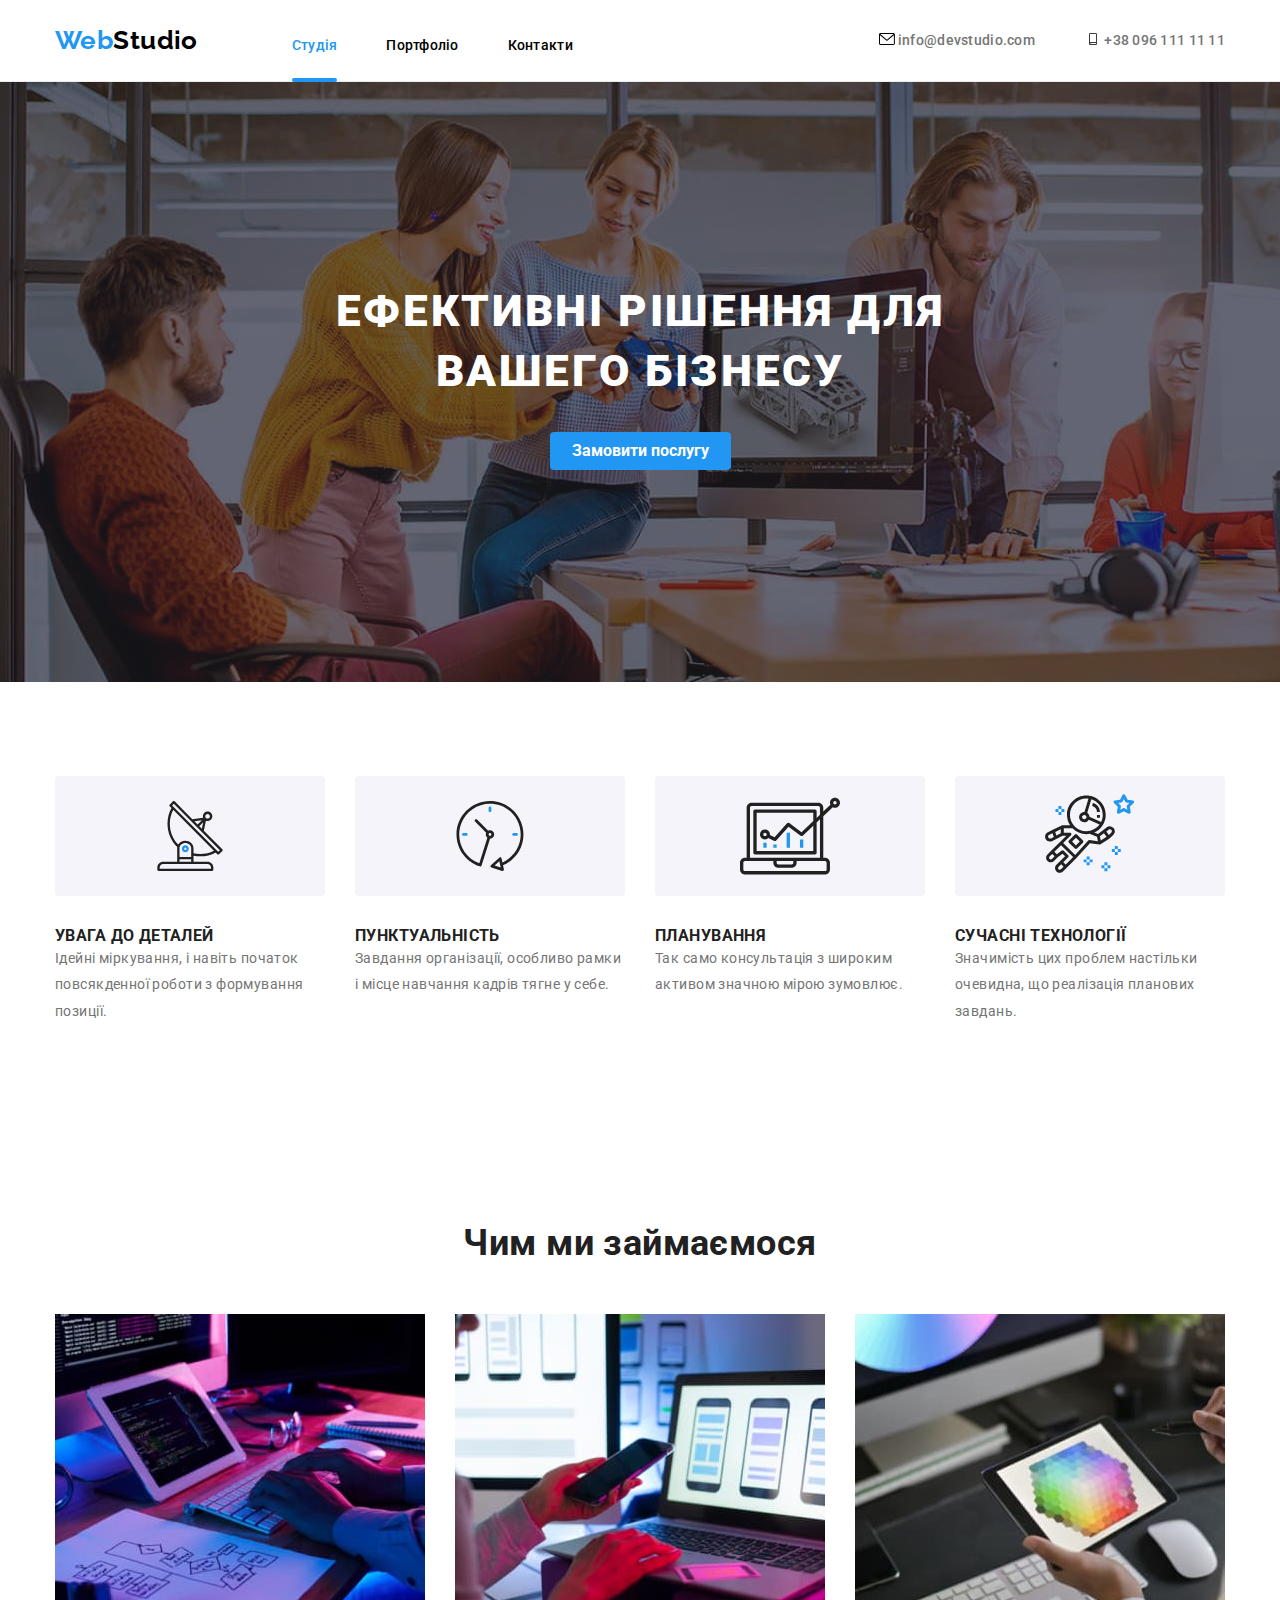
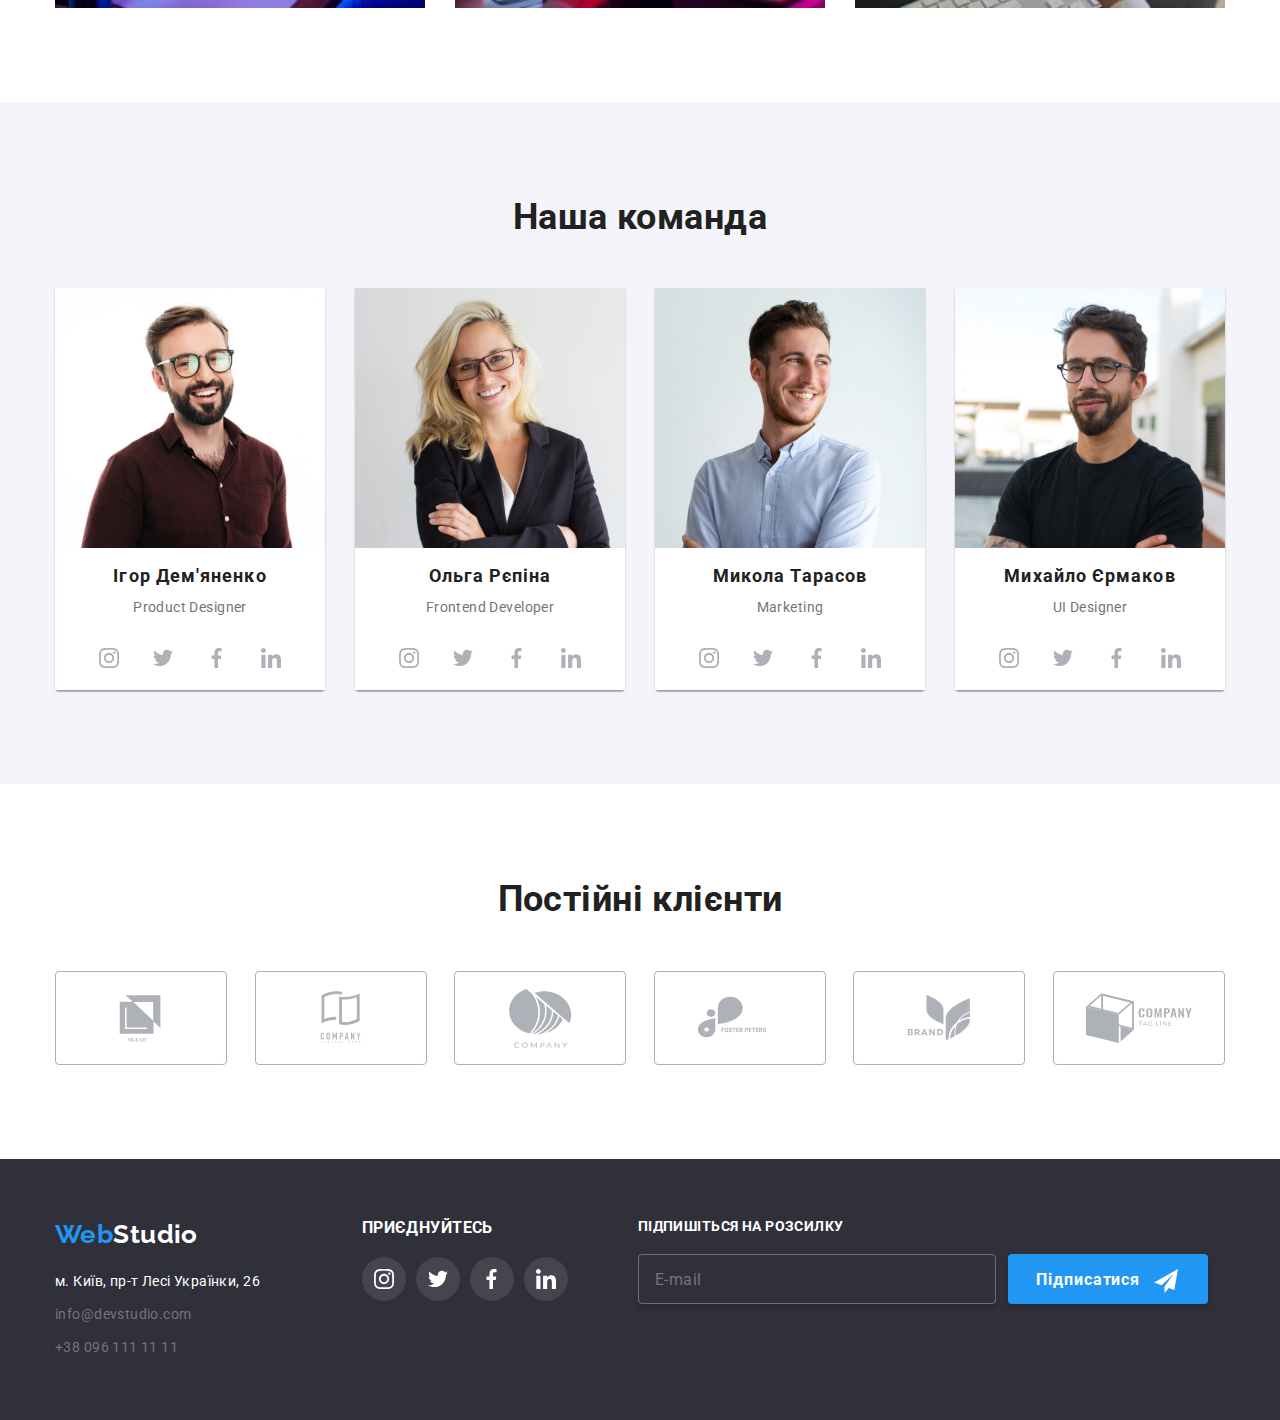
<file: index.html>
<!DOCTYPE html>
<html lang="uk">

<head>
    <meta charset="UTF-8">
    <meta http-equiv="X-UA-Compatible" content="IE=edge">
    <meta name="viewport" content="width=device-width, initial-scale=1.0">
    <title>Document</title>
    <link rel="stylesheet"
        href="https://cdnjs.cloudflare.com/ajax/libs/modern-normalize/1.0.0/modern-normalize.min.css">
    <link rel="stylesheet"
        href="https://fonts.googleapis.com/css2?family=Raleway:wght@700&family=Roboto:wght@400;500;700;900&display=swap">
    <link rel="stylesheet" href="./css/style.css">
</head>

<body>
    <header class="header">
        <div class="conteiner">
            <nav class="site-nav">
                <a href="./index.html" class="logo">Web<span class="studio">Studio</span></a>
                <ul class="list conteiner-site-nav">
                    <li>
                        <a href="./index.html" class="site-nav-link current">Студія</a>
                    </li>
                    <li>
                        <a href="./portfolio.html" class="site-nav-link">Портфоліо</a>
                    </li>
                    <li>
                        <a href="" class="site-nav-link">Контакти</a>
                    </li>
                </ul>
            </nav>
            <ul class="list contacts-main">
                <li>
                    <a href="mailto:info@devstudio.com" class="contacts-link">
                        <svg class="icon" width="16" height="12">
                            <use href="./images/icons2.svg#icon-envelope"></use>
                        </svg> info@devstudio.com</a>
                </li>
                <li>
                    <a href="tel:+380961111111" class="contacts-link"><svg class="icon" width="16" height="12">
                            <use href="./images/icons2.svg#icon-smartphone"></use>
                        </svg> +38 096 111 11 11</a>
                </li>
            </ul>
        </div>
    </header>
    <main>
        <section class="section hero">
            <div class="conteiner">
                <h1 class="hero-title">Ефективні рішення для вашего бізнесу</h1>
                <button type="button" class="button first button-first-place" data-modal-open>Замовити послугу</button>
            </div>
        </section>

        <section class="section">
            <div>
                <h2 class="section-title hide">Привілегії</h2>
                <ul class="list conteiner-about">
                    <li class="item-about">
                        <div class="wrapper">
                            <svg width="70" height="70">
                                <use href="./images/icons2.svg#icon-antenna">
                                </use>
                            </svg>
                        </div>
                        <h3 class="about">УВАГА ДО ДЕТАЛЕЙ</h3>
                        <p>Ідейні міркування, і навіть початок повсякденної роботи з формування позиції.</p>
                    </li>
                    <li class="item-about">
                        <div class="wrapper">
                            <svg width="70" height="70">
                                <use href="./images/icons2.svg#icon-clock">
                                </use>
                            </svg>
                        </div>
                        <h3 class="about">ПУНКТУАЛЬНІСТЬ</h3>
                        <p>Завдання організації, особливо рамки і місце навчання кадрів тягне у себе.</p>
                    </li>
                    <li class="item-about">
                        <div class="wrapper">
                            <svg class="icon" width="70" height="70">
                                <use href="./images/icons2.svg#icon-diagram">
                                </use>
                            </svg>
                        </div>
                        <h3 class="about">ПЛАНУВАННЯ</h3>
                        <p>Так само консультація з широким активом значною мірою зумовлює.</p>
                    </li>
                    <li class="item-about">
                        <div class="wrapper">
                            <svg class="icon" width="70" height="70">
                                <use href="./images/icons2.svg#icon-astronaut">
                                </use>
                            </svg>
                        </div>
                        <h3 class="about">СУЧАСНІ ТЕХНОЛОГІЇ</h3>
                        <p>Значимість цих проблем настільки очевидна, що реалізація планових завдань.</p>
                    </li>
                </ul>
            </div>
        </section>
        <section class="section">
            <div class="conteiner">
                <h2 class="section-title work-title">Чим ми займаємося</h2>
                <ul class="list work-conteiner">
                    <li>
                        <img src="./images/img4.jpg" width="370" alt="Фото приклада">
                    </li>
                    <li>
                        <img src="./images/img5.jpg" width="370" alt="Фото приклада">
                    </li>
                    <li>
                        <img src="./images/img6.jpg" width="370" alt="Фото приклада">
                    </li>
                </ul>
            </div>
        </section>
        <section class="section section-team">
            <div class="conteiner">
                <h2 class="section-title team-title"> Наша команда</h2>
                <ul class="list team">
                    <li class="item-team">
                        <img src="./images/img.jpg" width="270" alt="Фото співробітника">
                        <div class="div-name">
                            <h3 class="name">Ігор Дем'яненко</h3>
                            <p>Product Designer</p>
                            <ul class="list social-net-list">
                                <li class="item">
                                    <a class="link" href="https://www.instagram.com/">
                                        <svg class="icon" width="20" height="20">
                                            <use href="./images/icons2.svg#icon-instagram"></use>
                                        </svg>
                                    </a>
                                </li>
                                <li class="item">
                                    <a class="link" href="https://www.twitter.com/">
                                        <svg class="icon" width="20" height="20">
                                            <use href="./images/icons2.svg#icon-twitter"></use>
                                        </svg>
                                    </a>
                                </li>
                                <li class="item">
                                    <a class="link" href="https://www.facebook.com/">
                                        <svg class="icon" width="20" height="20">
                                            <use href="./images/icons2.svg#icon-fb"></use>
                                        </svg>
                                    </a>
                                </li>
                                <li class="item">
                                    <a class="link" href="https://www.linkedin.com/">
                                        <svg class="icon" width="20" height="20">
                                            <use href="./images/icons2.svg#icon-linkedin"></use>
                                        </svg>
                                    </a>
                                </li>
                            </ul>
                        </div>

                    </li>
                    <li class="item-team">
                        <img src="./images/img1.jpg" width="270" alt="Фото співробітника">
                        <div class="div-name">
                            <h3 class="name">Ольга Рєпіна</h3>
                            <p>Frontend Developer</p>
                            <ul class="list social-net-list">
                                <li class="item">
                                    <a class="link" href="https://www.instagram.com/">
                                        <svg class="icon" width="20" height="20">
                                            <use href="./images/icons2.svg#icon-instagram"></use>
                                        </svg>
                                    </a>
                                </li>
                                <li class="item">
                                    <a class="link" href="https://www.twitter.com/">
                                        <svg class="icon" width="20" height="20">
                                            <use href="./images/icons2.svg#icon-twitter"></use>
                                        </svg>
                                    </a>
                                </li>
                                <li class="item">
                                    <a class="link" href="https://www.facebook.com/">
                                        <svg class="icon" width="20" height="20">
                                            <use href="./images/icons2.svg#icon-fb"></use>
                                        </svg>
                                    </a>
                                </li>
                                <li class="item">
                                    <a class="link" href="https://www.linkedin.com/">
                                        <svg class="icon" width="20" height="20">
                                            <use href="./images/icons2.svg#icon-linkedin"></use>
                                        </svg>
                                    </a>
                                </li>
                            </ul>
                        </div>

                    </li>
                    <li class="item-team">
                        <img src="./images/img2.jpg" width="270" alt="Фото співробітника">
                        <div class="div-name">
                            <h3 class="name">Микола Тарасов</h3>
                            <p>Marketing</p>
                            <ul class="list social-net-list">
                                <li class="item">
                                    <a class="link" href="https://www.instagram.com/">
                                        <svg class="icon" width="20" height="20">
                                            <use href="./images/icons2.svg#icon-instagram"></use>
                                        </svg>
                                    </a>
                                </li>
                                <li class="item">
                                    <a class="link" href="https://www.twitter.com/">
                                        <svg class="icon" width="20" height="20">
                                            <use href="./images/icons2.svg#icon-twitter"></use>
                                        </svg>
                                    </a>
                                </li>
                                <li class="item">
                                    <a class="link" href="https://www.facebook.com/">
                                        <svg class="icon" width="20" height="20">
                                            <use href="./images/icons2.svg#icon-fb"></use>
                                        </svg>
                                    </a>
                                </li>
                                <li class="item">
                                    <a class="link" href="https://www.linkedin.com/">
                                        <svg class="icon" width="20" height="20">
                                            <use href="./images/icons2.svg#icon-linkedin"></use>
                                        </svg>
                                    </a>
                                </li>
                            </ul>
                        </div>
                    </li>
                    <li class="item-team">
                        <img src="./images/img3.jpg" width="270" alt="Фото співробітника">
                        <div class="div-name">
                            <h3 class="name">Михайло Єрмаков</h3>
                            <p>UI Designer</p>
                            <ul class="list social-net-list">
                                <li class="item">
                                    <a class="link" href="https://www.instagram.com/">
                                        <svg class="icon" width="20" height="20">
                                            <use href="./images/icons2.svg#icon-instagram"></use>
                                        </svg>
                                    </a>
                                </li>
                                <li class="item">
                                    <a class="link" href="https://www.twitter.com/">
                                        <svg class="icon" width="20" height="20">
                                            <use href="./images/icons2.svg#icon-twitter"></use>
                                        </svg>
                                    </a>
                                </li>
                                <li class="item">
                                    <a class="link" href="https://www.facebook.com/">
                                        <svg class="icon" width="20" height="20">
                                            <use href="./images/icons2.svg#icon-fb"></use>
                                        </svg>
                                    </a>
                                </li>
                                <li class="item">
                                    <a class="link" href="https://www.linkedin.com/">
                                        <svg class="icon" width="20" height="20">
                                            <use href="./images/icons2.svg#icon-linkedin"></use>
                                        </svg>
                                    </a>
                                </li>
                            </ul>
                        </div>
                    </li>
                </ul>
            </div>
        </section>
        <!-- Clients section -->
        <section class="section clients">
            <div class="conteiner">
                <h2 class="section-title">Постійні клієнти</h2>
                <ul class="list clients-list">
                    <li class="item">
                        <a class="link" href="">
                            <svg class="icon" width="106" height="60">
                                <use href="./images/icons2.svg#icon-client1"></use>
                            </svg>
                        </a>
                    </li>
                    <li class="item">
                        <a class="link" href="">
                            <svg class="icon" width="106" height="60">
                                <use href="./images/icons2.svg#icon-client2"></use>
                            </svg>
                        </a>
                    </li>
                    <li class="item">
                        <a class="link" href="">
                            <svg class="icon" width="106" height="60">
                                <use href="./images/icons2.svg#icon-client3"></use>
                            </svg>
                        </a>
                    </li>
                    <li class="item">
                        <a class="link" href="">
                            <svg class="icon" width="106" height="60">
                                <use href="./images/icons2.svg#icon-client4"></use>
                            </svg>
                        </a>
                    </li>
                    <li class="item">
                        <a class="link" href="">
                            <svg class="icon" width="106" height="60">
                                <use href="./images/icons2.svg#icon-client5"></use>
                            </svg>
                        </a>
                    </li>
                    <li class="item">
                        <a class="link" href="">
                            <svg class="icon" width="106" height="60">
                                <use href="./images/icons2.svg#icon-client6"></use>
                            </svg>
                        </a>
                    </li>
                </ul>
            </div>
        </section>
    </main>
    <!-- F__O__O__T__E__R -->
    <footer>
        <div class="conteiner">
            <div class="wrapper">
                <a href="./index.html" class="logo">Web<span class="studio">Studio</span></a>
                <address>
                    <ul class="list">

                        <li class="footer-address">
                            <a href="https://goo.gl/maps/LqEMvfZFrGtLSNi77" target="_blank" rel="noreferrer noopener">м.
                                Київ, пр-т
                                Лесі Українки, 26
                            </a>
                        </li>
                        <li>
                            <a href="mailto:info@devstudio.com" class="footer-contacts"> info@devstudio.com</a>
                        </li>
                        <li>
                            <a href="tel:+380961111111" class="footer-contacts"> +38 096 111 11 11</a>
                        </li>
                    </ul>
                </address>
            </div>
            <div class="wrapper">
                <h3 class="title">Приєднуйтесь</h3>
                <ul class="list social-net-list">
                    <li class="item">
                        <a class="link" href="https://www.instagram.com/">
                            <svg class="icon" width="20" height="20">
                                <use href="./images/icons2.svg#icon-instagram"></use>
                            </svg>
                        </a>
                    </li>
                    <li class="item">
                        <a class="link" href="https://www.twitter.com/">
                            <svg class="icon" width="20" height="20">
                                <use href="./images/icons2.svg#icon-twitter"></use>
                            </svg>
                        </a>
                    </li>
                    <li class="item">
                        <a class="link" href="https://www.facebook.com/">
                            <svg class="icon" width="20" height="20">
                                <use href="./images/icons2.svg#icon-fb"></use>
                            </svg>
                        </a>
                    </li>
                    <li class="item">
                        <a class="link" href="https://www.linkedin.com/">
                            <svg class="icon" width="20" height="20">
                                <use href="./images/icons2.svg#icon-linkedin"></use>
                            </svg>
                        </a>
                    </li>
                </ul>
            </div>
            <!-- SUBSCRIBE -->
            <div class="subscription-container">
                <!-- <p class="subscription-text">Подпишитесь на рассылку</p> -->
                <form class="subscription-form" method="GET" action="#" autocomplete="off">
                    <label for="mail" class="subscription-label">ПІДПИШІТЬСЯ НА РОЗСИЛКУ</label>
                    <input class="subscription-input" type="email" name="mail" id="mail" placeholder="E-mail"
                        required />
                    <button class="button subscription-button" type="submit">
                        Підписатися
                        <svg class="icon-send" width="24" height="24">
                            <use href="./images/icons2.svg#icon-send"></use>
                        </svg>
                    </button>
                </form>
            </div>
        </div>

    </footer>
    <!-- MODAL WINDOW -->
    <div class="is-hidden backdrop" data-modal>
        <div class="modal">
            <form class="form" autocomplete="off">
                <p class="description">Залиште свої дані, ми вам передзвонимо</p>

                <!-- Имя -->
                <label class="form-field">
                    <input class="form-input" name="name" placeholder="Володимир" title="Введіть своє ім'я"
                        minlength="2" maxlength="30" required /><span class="form-label">Ім'я</span>
                    <svg class="form-icon" width="18" height="18">
                        <use href="./images/icons2.svg#icon-person"></use>
                    </svg>
                </label>

                <!-- Телефон -->
                <label class="form-field">
                    <input class="form-input" type="tel" name="tel" placeholder="+380 111 22 33"
                        title="Введіть номер телефону у форматі +380..." minlength="9" maxlength="13" required /><span
                        class="form-label">Телефон</span>
                    <svg class="form-icon" width="18" height="18">
                        <use href="./images/icons2.svg#icon-phone"></use>
                    </svg>
                </label>

                <!-- Почта -->
                <label class="form-field">
                    <input class="form-input" type="email" name="email" placeholder="example@mail.com"
                        title="Введіть поштову скриню" required /><span class="form-label">Пошта</span>
                    <svg class="form-icon" width="18" height="18">
                        <use href="./images/icons2.svg#icon-email-black"></use>
                    </svg>
                </label>

                <!-- Комментарий -->
                <label class="form-field">
                    <textarea class="form-comment" name="textarea" rows="8" placeholder="Введіть текст"
                        title="Введіть текст" maxlength="300"></textarea><span
                        class="form-label-comment">Комментар</span>
                </label>

                <!-- Условия договора -->
                <label class="form-policy">
                    <input class="checkbox" type="checkbox" name="policy" value="accept policy" required />
                    <span class="icon-checkbox"></span>
                    <span class="checkbox-policy">Погоджуюся з розсилкою та приймаю
                        <a class="checkbox-link" href="./index.html">Умови договору</a></span>
                </label>

                <!-- Кнопка Отправить Форму -->
                <div class="button-submit">
                    <button class="first button submit-button" type="submit">
                        Відправити
                    </button>
                </div>
                <button class="modal-close" type="button" data-modal-close>
                    <svg class="icon-modal-close" width="30" height="30">
                        <use href="./images/icons2.svg#icon-close"> </use>
                    </svg>
                </button>
            </form>
        </div>


    </div>
    <script src="./js/modal.js"></script>
</body>

</html>
</file>
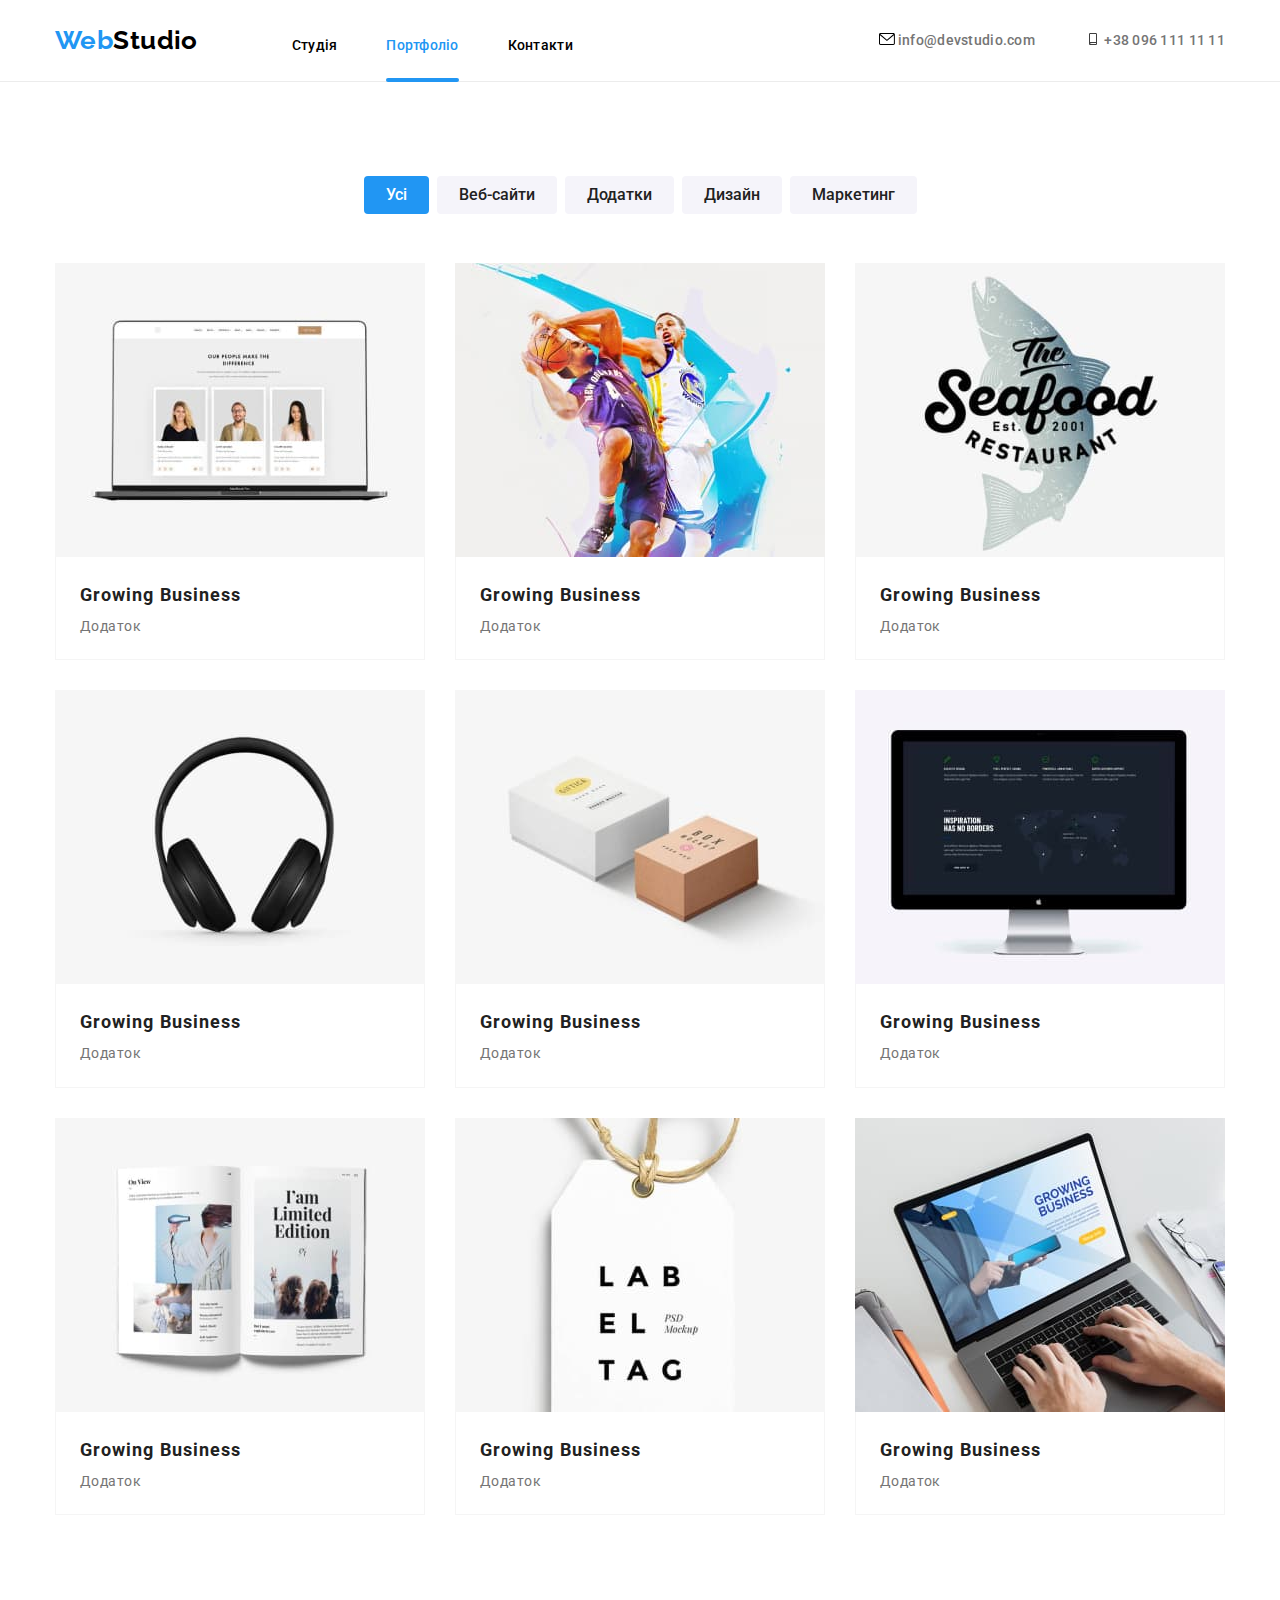
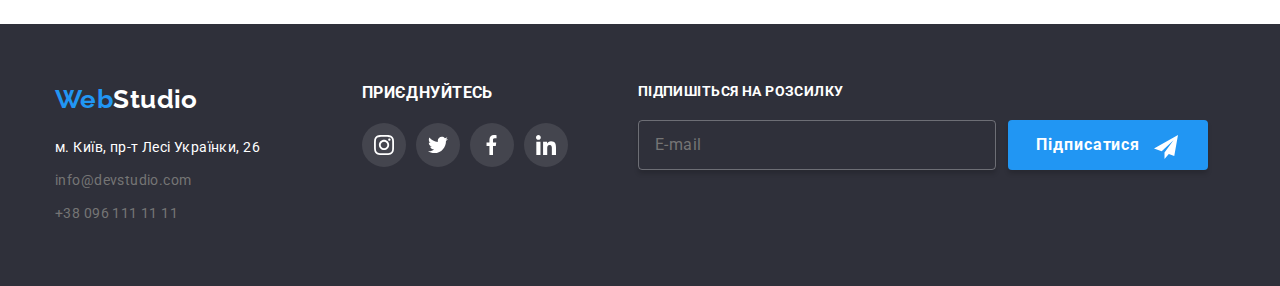
<file: portfolio.html>
<!DOCTYPE html>
<html lang="uk">

<head>
    <meta charset="UTF-8">
    <meta http-equiv="X-UA-Compatible" content="IE=edge">
    <meta name="viewport" content="width=device-width, initial-scale=1.0">
    <title>Document</title>
    <link rel="stylesheet"
        href="https://cdnjs.cloudflare.com/ajax/libs/modern-normalize/1.0.0/modern-normalize.min.css">
    <link rel="stylesheet"
        href="https://fonts.googleapis.com/css2?family=Raleway:wght@700&family=Roboto:wght@400;500;700;900&display=swap">
    <link rel="stylesheet" href="./css/style.css">
</head>

<body>
    <header class="header">
        <div class="conteiner">
            <nav class="site-nav">
                <a href="./index.html" class="logo">Web<span class="studio">Studio</span></a>
                <ul class="list conteiner-site-nav">
                    <li>
                        <a href="./index.html" class="site-nav-link">Студія</a>
                    </li>
                    <li>
                        <a href="./portfolio.html" class="site-nav-link current">Портфоліо</a>
                    </li>
                    <li>
                        <a href="" class="site-nav-link">Контакти</a>
                    </li>
                </ul>
            </nav>
            <ul class="list contacts-main">
                <li>
                    <a href="mailto:info@devstudio.com" class="contacts-link">
                        <svg class="icon" width="16" height="12">
                            <use href="./images/icons2.svg#icon-envelope"></use>
                        </svg> info@devstudio.com</a>
                </li>
                <li>
                    <a href="tel:+380961111111" class="contacts-link"><svg class="icon" width="16" height="12">
                            <use href="./images/icons2.svg#icon-smartphone"></use>
                        </svg> +38 096 111 11 11</a>
                </li>
            </ul>
        </div>
    </header>
    <main>
        <section>
            <div class="conteiner conteiner-projects">
                <h1 class="hide">Меню</h1>
                <ul class="list conteiner-buttons">
                    <li><button class="button first" type="button">Усі</button></li>
                    <li><button class="button" type="button">Веб-сайти</button></li>
                    <li><button class="button" type="button">Додатки</button></li>
                    <li><button class="button" type="button">Дизайн</button></li>
                    <li><button class="button" type="button">Маркетинг</button></li>

                </ul>
                <ul class="list projects-main">
                    <li>
                        <a href='#' class="project-link">
                            <div class="thumb">
                                <img src="./images/portfolio1.jpg" width="370" alt="Фото приклада">
                                <div class="overlay">
                                    <p class="overlay-text">Lorem ipsum dolor sit amet consectetur adipisicing elit.
                                        Voluptates suscipit pariatur dolor qui
                                        est nam tenetur sit voluptatum eaque ratione eius optio, modi ex accusantium
                                        atque similique quo tempore quisquam?
                                    </p>
                                </div>
                            </div>
                            <div class="project-div">
                                <h3 class="projects">Growing Business</h3>
                                <p>Додаток</p>
                            </div>
                        </a>
                    </li>
                    <li>
                        <a href='#' class="project-link">
                            <div class="thumb">
                                <img src="./images/portfolio2.jpg" width="370" alt="Фото приклада">
                                <div class="overlay">
                                    <p class="overlay-text">Lorem ipsum dolor sit amet consectetur adipisicing elit.
                                        Voluptates suscipit pariatur dolor qui
                                        est nam tenetur sit voluptatum eaque ratione eius optio, modi ex accusantium
                                        atque similique quo tempore quisquam?
                                    </p>
                                </div>
                            </div>
                            <div class="project-div">
                                <h3 class="projects">Growing Business</h3>
                                <p>Додаток</p>
                            </div>
                        </a>
                    </li>
                    <li>
                        <a href='#' class="project-link">
                            <div class="thumb">
                                <img src="./images/portfolio3.jpg" width="370" alt="Фото приклада">
                                <div class="overlay">
                                    <p class="overlay-text">Lorem ipsum dolor sit amet consectetur adipisicing elit.
                                        Voluptates suscipit pariatur dolor qui
                                        est nam tenetur sit voluptatum eaque ratione eius optio, modi ex accusantium
                                        atque similique quo tempore quisquam?
                                    </p>
                                </div>
                            </div>
                            <div class="project-div">
                                <h3 class="projects">Growing Business</h3>
                                <p>Додаток</p>
                            </div>
                        </a>
                    </li>
                    <li>
                        <a href='#' class="project-link">
                            <div class="thumb">
                                <img src="./images/portfolio4.jpg" width="370" alt="Фото приклада">
                                <div class="overlay">
                                    <p class="overlay-text">Lorem ipsum dolor sit amet consectetur adipisicing elit.
                                        Voluptates suscipit pariatur dolor qui
                                        est nam tenetur sit voluptatum eaque ratione eius optio, modi ex accusantium
                                        atque similique quo tempore quisquam?
                                    </p>
                                </div>
                            </div>
                            <div class="project-div">
                                <h3 class="projects">Growing Business</h3>
                                <p>Додаток</p>
                            </div>
                        </a>
                    </li>
                    <li>
                        <a href='#' class="project-link">
                            <div class="thumb">
                                <img src="./images/portfolio5.jpg" width="370" alt="Фото приклада">
                                <div class="overlay">
                                    <p class="overlay-text">Lorem ipsum dolor sit amet consectetur adipisicing elit.
                                        Voluptates suscipit pariatur dolor qui
                                        est nam tenetur sit voluptatum eaque ratione eius optio, modi ex accusantium
                                        atque similique quo tempore quisquam?
                                    </p>
                                </div>
                            </div>
                            <div class="project-div">
                                <h3 class="projects">Growing Business</h3>
                                <p>Додаток</p>
                            </div>
                        </a>
                    </li>
                    <li>
                        <a href='#' class="project-link">
                            <div class="thumb">
                                <img src="./images/portfolio6.jpg" width="370" alt="Фото приклада">
                                <div class="overlay">
                                    <p class="overlay-text">Lorem ipsum dolor sit amet consectetur adipisicing elit.
                                        Voluptates suscipit pariatur dolor qui est nam tenetur sit voluptatum eaque
                                        ratione eius optio, modi ex accusantium atque similique quo tempore quisquam?
                                    </p>
                                </div>
                            </div>
                            <div class="project-div">
                                <h3 class="projects">Growing Business</h3>
                                <p>Додаток</p>
                            </div>
                        </a>
                    </li>
                    <li>
                        <a href='#' class="project-link">
                            <div class="thumb">
                                <img src="./images/portfolio7.jpg" width="370" alt="Фото приклада">
                                <div class="overlay">
                                    <p class="overlay-text">Lorem ipsum dolor sit amet consectetur adipisicing elit.
                                        Voluptates suscipit pariatur dolor qui est nam tenetur sit voluptatum eaque
                                        ratione eius optio, modi ex accusantium atque similique quo tempore quisquam?
                                    </p>
                                </div>
                            </div>
                            <div class="project-div">
                                <h3 class="projects">Growing Business</h3>
                                <p>Додаток</p>
                            </div>
                        </a>
                    </li>
                    <li>
                        <a href='#' class="project-link">
                            <div class="thumb">
                                <img src="./images/portfolio8.jpg" width="370" alt="Фото приклада">
                                <div class="overlay">
                                    <p class="overlay-text">Lorem ipsum dolor sit amet consectetur adipisicing elit.
                                        Voluptates suscipit pariatur dolor qui est nam tenetur sit voluptatum eaque
                                        ratione eius optio, modi ex accusantium atque similique quo tempore quisquam?
                                    </p>
                                </div>
                            </div>
                            <div class="project-div">
                                <h3 class="projects">Growing Business</h3>
                                <p>Додаток</p>
                            </div>
                        </a>
                    </li>
                    <li>
                        <a href='#' class="project-link">
                            <div class="thumb">
                                <img src="./images/portfolio9.jpg" width="370" alt="Фото приклада">
                                <div class="overlay">
                                    <p class="overlay-text">Lorem ipsum dolor sit amet consectetur adipisicing elit.
                                        Voluptates suscipit pariatur dolor qui
                                        est nam tenetur sit voluptatum eaque ratione eius optio, modi ex accusantium
                                        atque similique quo tempore quisquam?
                                    </p>
                                </div>
                            </div>
                            <div class="project-div">
                                <h3 class="projects">Growing Business</h3>
                                <p>Додаток</p>
                            </div>
                        </a>
                    </li>
                </ul>

            </div>
        </section>

    </main>
    <!-- F__O__O__T__E__R -->
    <footer>
        <div class="conteiner">
            <div class="wrapper">
                <a href="./index.html" class="logo">Web<span class="studio">Studio</span></a>
                <address>
                    <ul class="list">

                        <li class="footer-address">
                            <a href="https://goo.gl/maps/LqEMvfZFrGtLSNi77" target="_blank" rel="noreferrer noopener">м.
                                Київ, пр-т
                                Лесі Українки, 26
                            </a>
                        </li>
                        <li>
                            <a href="mailto:info@devstudio.com" class="footer-contacts"> info@devstudio.com</a>
                        </li>
                        <li>
                            <a href="tel:+380961111111" class="footer-contacts"> +38 096 111 11 11</a>
                        </li>
                    </ul>
                </address>
            </div>
            <div class="wrapper">
                <h3 class="title">Приєднуйтесь</h3>
                <ul class="list social-net-list">
                    <li class="item">
                        <a class="link" href="https://www.instagram.com/">
                            <svg class="icon" width="20" height="20">
                                <use href="./images/icons2.svg#icon-instagram"></use>
                            </svg>
                        </a>
                    </li>
                    <li class="item">
                        <a class="link" href="https://www.twitter.com/">
                            <svg class="icon" width="20" height="20">
                                <use href="./images/icons2.svg#icon-twitter"></use>
                            </svg>
                        </a>
                    </li>
                    <li class="item">
                        <a class="link" href="https://www.facebook.com/">
                            <svg class="icon" width="20" height="20">
                                <use href="./images/icons2.svg#icon-fb"></use>
                            </svg>
                        </a>
                    </li>
                    <li class="item">
                        <a class="link" href="https://www.linkedin.com/">
                            <svg class="icon" width="20" height="20">
                                <use href="./images/icons2.svg#icon-linkedin"></use>
                            </svg>
                        </a>
                    </li>
                </ul>
            </div>
            <!-- SUBSCRIBE -->
            <div class="subscription-container">
                <!-- <p class="subscription-text">Подпишитесь на рассылку</p> -->
                <form class="subscription-form" method="GET" action="#" autocomplete="off">
                    <label for="mail" class="subscription-label">ПІДПИШІТЬСЯ НА РОЗСИЛКУ</label>
                    <input class="subscription-input" type="email" name="mail" id="mail" placeholder="E-mail"
                        required />
                    <button class="button subscription-button" type="submit">
                        Підписатися
                        <svg class="icon-send" width="24" height="24">
                            <use href="./images/icons2.svg#icon-send"></use>
                        </svg>
                    </button>
                </form>
            </div>
        </div>

    </footer>
</body>

</html>
</file>
<file: css/style.css>
:root {
    --text-black-color: #212121;
    --white-color: #ffffff;
    --contacts-color: #757575;
    --background-white-color: #F5F5F5;
    --background-milk-color: #F5F4FA;
    --accent-color: #2196F3;
    --site-nav-link: #000000;
    --black-background-color: #2F303A;
    --icon-color: #AFB1B8;
    /* Shadow Colors */
    --shadow-primary: 0px 3px 1px rgba(0, 0, 0, 0.1),
        0px 1px 2px rgba(0, 0, 0, 0.08), 0px 2px 2px rgba(0, 0, 0, 0.12);
    --shadow-secondary: 0px 1px 3px rgba(0, 0, 0, 0.12),
        0px 1px 1px rgba(0, 0, 0, 0.14), 0px 2px 1px rgba(0, 0, 0, 0.2);
    --shadow-third: 0px 4px 4px rgba(0, 0, 0, 0.25);

}

body {
    background-color: var(--white-color);
    color: var(--contacts-color);
    font-family: Roboto;
    font-size: 14px;
    line-height: 1.88;
    letter-spacing: 0.03em;

}

/* deactivates */
.list {
    list-style: none;
}


.hide {
    position: absolute;
    width: 1px;
    height: 1px;
    margin: -1px;
    border: 0;
    padding: 0;
    white-space: nowrap;
    clip-path: inset(100%);
    clip: rect(0 0 0 0);
    overflow: hidden;
}

ul,
ol {
    padding: 0;
    margin: 0;
    list-style: none;
}

a {
    text-decoration: none;
    color: inherit;
    transition: color 250ms cubic-bezier(0.4, 0, 0.2, 1),
        background-color 250ms cubic-bezier(0.4, 0, 0.2, 1);
}

h1,
h2,
h3,
h4,
p {
    margin: 0;
}

img {
    display: block;
    max-width: 100%;
    width: 100%;
    height: auto;
}

/* site-nav */
.site-nav {
    align-items: center;
    display: flex;
    padding: 25px 0px;
}

.site-nav-link,
.contacts-link {
    color: var(--site-nav-link);
    font-weight: 500;
    line-height: 1.12;
    letter-spacing: 0.02em;

}

.contacts-link {
    color: var(--contacts-color);
}

.site-nav a {
    position: relative;
}

.site-nav-link.current::after {
    position: absolute;
    content: '';
    width: 100%;
    height: 4px;
    top: 41px;
    left: 0;

    border-radius: 2px;
    background: var(--accent-color);
}

.site-nav-link.current {
    color: var(--accent-color)
}

.site-nav-link:hover,
.site-nav-link:focus,
.contacts-link:hover,
.contacts-link:focus {
    color: var(--accent-color);
    fill: var(--accent-color);
}

.logo {
    color: var(--accent-color);
    font-family: Raleway;
    font-size: 26px;
    font-weight: 700;
    line-height: 1.19;
    margin-right: 94px;
}

/* conteiners */
.header {

    border-bottom: 1px solid #ECECEC;

}


.conteiner {
    margin: 0 auto;
    width: 1200px;
    padding: 0 15px;

}

.header .conteiner {
    display: flex;
    align-items: center;
    justify-content: space-between;
}

.conteiner-about {
    display: flex;
    margin-bottom: 10px;
    justify-content: center;

}

.contacts-main {
    display: flex;
}

.header .contact-list li {
    display: flex;
    align-items: center;
}


.contacts-main li:not(:last-child) {
    margin-right: 50px;
}

.conteiner-site-nav {
    width: 281px;
    height: 16px;
    justify-content: space-between;
    display: flex;
    margin-right: 50px;
}

.conteiner-site-nav .contacts-link+.contacts-link {
    margin-left: 50px;
}

.conteiner-buttons {
    display: flex;
    justify-content: center;
    margin-right: auto;
    margin-left: auto;
    margin-top: 94px;
    margin-bottom: 34px;
}

.conteiner-buttons li:not(:last-child) {
    margin-right: 8px;

}

.work-conteiner {
    display: flex;

}

/* items */
.item-team:not(:last-child) {
    margin-right: 50px;
}

.item-team {
    width: calc((100% - 3 * 30px) / 4);
    box-shadow: 0px 1px 3px rgba(0, 0, 0, 0.12), 0px 1px 1px rgba(0, 0, 0, 0.14),
        0px 2px 1px rgba(0, 0, 0, 0.2);
    border-radius: 0px 0px 4px 4px;
    background-color: var(--background-milk-color);
}

.item-team:not(:last-child) {
    margin-right: 30px;
}

.work-conteiner li {
    width: calc((100% - 2 * 30px) / 3);
}

.work-conteiner li:not(:last-child) {
    margin-right: 30px;
}

.div-name {
    background-color: var(--white-color);
    display: flex;
    flex-direction: column;
    text-align: center;
    padding: 10px;
    justify-content: center;

}

/* S_______V_______G */
.social-net-list {
    display: flex;
    width: 206px;
    margin: 16px auto 0;
    justify-content: space-between;
}

.team .social-net-list .item .link {
    display: block;
    padding: 12px;
    width: 44px;
    height: 44px;

    color: var(--icon-color);
    border-radius: 50%;

}

.team .social-net-list .item .link:hover,
.team .social-net-list .item .link:focus {
    color: var(--background-white-color);

    background-color: var(--accent-color);

    cursor: pointer;
    outline: none;
}

.team .social-net-list .item .icon {
    fill: currentColor;
}




/* sections */
.section {
    padding: 94px 0;
}

.section-title {
    font-size: 36px;
    line-height: 1.17;
    text-align: center;
    color: var(--text-black-color);


}

.hero {
    max-width: 1600px;
    height: 600px;
    margin-left: auto;
    margin-right: auto;

    background: var(--black-background-color);
    background-image: linear-gradient(rgba(47, 48, 58, 0.4), rgba(47, 48, 58, 0.4)),
        url(../images/Img7.jpg);
    background-repeat: no-repeat;
    background-size: cover;

    text-align: center;
    padding-top: 200px;
    padding-bottom: 200px;
}

.hero-title {
    text-transform: uppercase;
    color: var(--white-color);
    font-size: 44px;
    font-weight: 900;
    line-height: 1.36;
    letter-spacing: 0.06em;
    max-width: 696px;
    width: 100%;
    text-align: center;
    margin-right: auto;
    margin-left: auto;
}

.work-title,
.team-title {
    margin-bottom: 50px;
}

.conteiner-about .wrapper {
    display: flex;
    justify-content: center;
    align-items: center;
    width: 270px;
    height: 120px;
    margin-bottom: 30px;

    background-color: var(--background-milk-color);
    border-radius: 4px;
}

.conteiner-about .wrapper .icon {
    width: 100px;
    height: 100px;

}

.item-about {
    width: 270px;
}


.about {
    font-size: 16px;
    font-weight: 700;
    line-height: 1.19;
    color: var(--text-black-color);
}

.item-about:not(:last-child) {
    margin-right: 30px;

}

.section-team {
    background-color: var(--background-milk-color);
}

.team {
    display: flex;

}

.name {
    color: var(--text-black-color);
    font-size: 18px;
    font-weight: 700;
    line-height: 2;
    letter-spacing: 0.06em;


    /* PROJECTS */

}

.conteiner-projects {
    padding: 0;
}


.projects-main {
    display: flex;
    flex-wrap: wrap;
    width: 100%;
    margin-right: auto;
    margin-left: auto;
    margin-bottom: 94px;
}

.project-link {
    display: block;
    padding-top: 0;
    transition: box-shadow 250ms cubic-bezier(0.4, 0, 0.2, 1);
}

.project-link:hover,
.project-link:focus {
    box-shadow: var(--shadow-third);
}

.thumb {
    position: relative;
    overflow: hidden;
}

.project-div {
    border-bottom: 1px solid var(--background-white-color);
    border-right: 1px solid var(--background-white-color);
    border-left: 1px solid var(--background-white-color);
    padding: 20px 24px;

}

.projects {
    color: var(--text-black-color);
    font-size: 18px;
    font-weight: 700;
    line-height: 2;
    letter-spacing: 0.06em;
    text-align: left;
}

.projects-main li {
    background-color: var(--white-color);
    margin: 15px;
    width: calc((100% - 6 * 15px) / 3);

}




/* buttons */
.button {
    font-family: inherit;
    cursor: pointer;
    color: var(--text-black-color);
    background-color: var(--background-milk-color);
    font-size: 16px;
    border: none;
    font-weight: 500;
    line-height: 1.63;

    text-align: center;
    padding: 6px 22px;
    border-radius: 4px;

    transition: color 250ms cubic-bezier(0.4, 0, 0.2, 1),
        background-color 250ms cubic-bezier(0.4, 0, 0.2, 1);

}



.button:hover,
.button:focus {
    background-color: var(--accent-color);
    color: var(--white-color);
}

.first {
    background-color: var(--accent-color);
    color: var(--white-color);
}

.button-first-place {
    margin-top: 30px;
    font-weight: 700;
    margin-left: auto;
    margin-right: auto;
}



/* CLIENTS */

.section.clients {
    padding: 94px 0;
}

.clients .list.clients-list {
    display: flex;
    justify-content: space-between;
}

.clients .clients-list .item {
    color: var(--icon-color);
    border: 1px solid var(--icon-color);
    border-radius: 4px;
}

.clients .clients-list .item:hover {
    color: var(--accent-color);

    border-color: var(--accent-color);
}

.clients .clients-list .item .link:focus {
    color: var(--accent-color);
    outline: 1px solid var(--accent-color);
}

.clients .clients-list .item .link {
    display: flex;
    justify-content: center;
    align-items: center;
    width: 170px;
    height: 92px;
    padding: 16px 32px;
}




.clients .list.clients-list .icon {
    fill: currentColor;
}

.clients .section-title {
    margin-top: 0;
    margin-bottom: 50px;
}

/* F__O__O__T__E__R */
footer {
    background-color: var(--black-background-color);
    font-size: 14px;
    font-weight: 400;
    line-height: 1.71;
    padding: 60px 0;

}

address {
    font-style: normal;

}

footer .conteiner {
    display: flex;
}

footer address {
    padding-top: 20px;

}

footer li:not(:last-child) {
    margin-bottom: 9px;
}

.studio {
    color: var(--site-nav-link);
}


footer .studio {
    color: var(--white-color);
}

.footer-contacts {
    color: var(--background-white-color);
    color: #757575;
}

.footer-contacts:hover,
.footer-contacts:focus {
    color: var(--accent-color);
}

.footer-address {
    color: var(--white-color);

}

.footer-address:hover,
.footer-address:hover {
    color: var(--accent-color);
}

/* footer social */

footer .social-net-list {
    display: flex;
    width: 206px;
    margin: 20px 0 0 0;
    justify-content: space-between;
}

footer .title {
    margin: 0;
    padding: 0;

    text-transform: uppercase;
    line-height: 1.14;
    color: var(--white-color);
}

footer .wrapper:not(:last-child) {
    margin-right: 70px;
}

footer .wrapper:last-child {
    padding-top: 12px;
}

footer .social-net-list .item .link {
    width: 44px;
    height: 44px;
    display: block;
    padding: 12px;
    color: var(--white-color);

    background-color: rgba(255, 255, 255, 0.1);
    border-radius: 50%;


}



footer .social-net-list .item .link:hover,
footer .social-net-list .item .link:focus {
    color: var(--white-color);

    background-color: var(--accent-color);

    cursor: pointer;
    outline: none;
}

footer .social-net-list .item .icon {
    fill: currentColor;
}

/* HIDDENS AND MODAL WINDOW */
.backdrop {
    position: fixed;
    top: 0;
    left: 0;
    width: 100%;
    height: 100%;
    visibility: visible;
    background-color: rgba(0, 0, 0, 0.1);
    opacity: 1;
    transition: visibility 250ms cubic-bezier(0.4, 0, 0.2, 1),
        opacity 250ms cubic-bezier(0.4, 0, 0.2, 1);
}

.backdrop.is-hidden {
    opacity: 0;
    pointer-events: none;
    visibility: hidden;
}



.modal {
    position: absolute;
    top: 50%;
    left: 50%;
    transform: translate(-50%, -50%);
    width: 100%;
    max-width: 528px;
    min-height: 581px;
    margin: auto;
    background-color: var(--white-color);
    border-radius: 4px;
}

.modal-close {
    position: fixed;
    display: flex;
    align-items: center;
    justify-content: center;
    top: 2%;
    right: 2%;
    width: 30px;
    height: 30px;

    background-color: var(--white-color);
    border-radius: 50%;
    box-shadow: 0px 4px 4px rgba(0, 0, 0, 0.25);
    border: 1px solid var(--shadow-primary);
    cursor: pointer;
    transition: color 250ms cubic-bezier(0.4, 0, 0.2, 1)
}

.modal-close:hover,
.modal-close:focus {
    color: var(--accent-color);
}

.icon-modal-close {
    fill: currentColor;
}

.project-link:focus .overlay,
.project-link:hover .overlay {
    transform: translateY(0);
    opacity: 1;

}

.overlay-text {
    margin: 0;
    padding: 63px 24px;
    font-size: 18px;
    line-height: 1.56;
    color: var(--white-color);
    overflow: auto;

}

.overlay {
    position: absolute;
    top: 0;
    left: 0;
    width: 100%;
    height: 100%;

    background: rgba(33, 150, 243, 0.9);

    opacity: 0;

    transform: translateY(100%);
    transition: transform 250ms cubic-bezier(0.4, 0, 0.2, 1),
        opacity 250ms cubic-bezier(0.4, 0, 0.2, 1);

}

/* SUBSCRIBE */
.join-container {
    align-items: center;
    margin-right: 93px;
}

/* <b> Текст "Присоеденяйтесь" */
.join-text {
    display: inline-block;
    margin-bottom: 20px;
    font-weight: 700;
    line-height: 1.14;
    text-transform: uppercase;

    color: var(--white-color);
}

/* <UL> Список социальных сетей */
.join-list {
    display: flex;
}

/* <Li> социальная сеть */
.join-item {
    border-radius: 50%;
    /* outline: 1px solid red; */
}

.join-item:not(:last-child) {
    margin-right: 10px;
}

/* <A> Список социальных сетей в футере */
.join-link {
    display: flex;
    width: 44px;
    height: 44px;
    border-radius: 50%;
    justify-content: center;
    align-items: center;
    color: var(--icon-color);
    background-color: var(--contacts-color);
    box-shadow: var(--shadow-third);

    transform: rotateZ(0deg);

    transition: color 250ms cubic-bezier(0.4, 0, 0.2, 1),
        background-color 250ms cubic-bezier(0.4, 0, 0.2, 1),
        transform 1250ms cubic-bezier(0.4, 0, 0.2, 1);
}

.join-link:hover,
.join-link:focus {
    color: var(--text-black-color);
    background-color: var(--accent-color);
    transform: rotateZ(-360deg);
}

/* <SVG> Иконка социальной сети */
.icon-join {
    fill: currentColor;
}

/* ================= Правая часть футера =============== */
/* <DIV> Контейнер правой части футера */
.subscription-container {
    align-items: center;
}

/* <Form> */
.subscription-form {
    display: flex;
    justify-content: center;
    flex-direction: column;
    align-items: flex-start;
    position: relative;
}

/* <Label> */
.subscription-label {
    margin-bottom: 20px;
    font-weight: 700;
    font-size: 14px;
    line-height: 1.14;
    text-transform: uppercase;

    color: var(--white-color);
}

/* <Input> Поле "подписаться" */
.subscription-input {
    display: flex;
    align-items: center;
    width: 358px;
    height: 50px;
    margin-right: 12px;
    padding: 15px 16px;

    font-size: 16px;
    line-height: 1.25;
    letter-spacing: 0.03em;

    color: rgba(255, 255, 255, 0.6);
    background-color: transparent;
    border: 1px solid rgba(255, 255, 255, 0.3);
    box-sizing: border-box;
    box-shadow: 0px 4px 4px rgba(0, 0, 0, 0.15);
    border-radius: 4px;

    outline: none;

    transition: border-color 250ms cubic-bezier(0.4, 0, 0.2, 1);
}

.subscription-input:focus {
    border-color: var(--accent-color);
}

/* <Button> Кнопка "принятия спама" */
.subscription-button {
    position: absolute;
    bottom: 0;
    right: -200px;

    display: flex;
    align-items: center;
    justify-content: left;

    overflow: hidden;
    width: 200px;
    height: 50px;
    margin-bottom: 0;
    padding: 10px 28px;
    border: 0em;

    font-weight: 700;
    line-height: 1.87;
    letter-spacing: 0.06em;

    color: var(--white-color);
    background-color: var(--accent-color);
    box-shadow: 0px 4px 4px rgba(0, 0, 0, 0.15);

    transition: background-color 250ms cubic-bezier(0.4, 0, 0.2, 1);
}

.subscription-button:hover,
.subscription-button:focus {
    background-color: var(--accent-color);
}

/* <SVG & Use> Иконка */
.icon-send {
    position: absolute;
    right: 15%;
    top: 30%;
    fill: currentColor;
}
/* ===== Форма модального окна ===== */
/* <Form> Форма */
.form {
    display: flex;
    flex-direction: column;
    justify-content: center;
    align-items: center;
    position: relative;

    padding: 40px;
}

/* <P> Заголовок формы */
.description {
    margin-bottom: 30px;
    margin-top: 0;

    font-weight: 700;
    font-size: 20px;
    line-height: 1.15;
    text-align: center;
    color: var(--text-black-color);
}

/* <Label> Контейнер поля ввода */
.form-field {
    position: relative;
    width: 100%;
}

.form-field:not(:last-child) {
    margin-bottom: 28px;
}

/* <Input> Поле ввода*/
.form-input {
    width: 100%;
    height: 40px;
    padding: 12px 12px 12px 42px;

    color: var(--contacts-color);

    box-sizing: border-box;
    border: 1px solid rgba(33, 33, 33, 0.2);
    border-radius: 4px;
   

    transition: border 250ms cubic-bezier(0.4, 0, 0.2, 1);

    outline: none;
}

/* <Input> Анимация рамки при фокусе */
.form-field:focus-within>.form-input {
    border: 1px solid var(--accent-color);
}

/* <Span> Описание поля */
.form-label {
    position: absolute;
    top: -40%;
    left: 0%;

    font-size: 12px;
    line-height: 1.16;
    letter-spacing: 0.01em;
    color: var(--contacts-color);

    transform: translate(0, -50%);
    transition: transform 250ms linear, color 250ms cubic-bezier(0.4, 0, 0.2, 1);
}

/* <Span> Анимация текста при фокусе поля ввода */
.form-field:focus-within>.form-label,
.form-input:not(:placeholder-shown)+.form-label {
    color: var(--accent-color);
    
}

/* <Textarea> Полле воода комментария */
.form-comment {
    resize: none;
    width: 100%;
    height: 120px;
    padding: 12px;

    box-sizing: border-box;
    border: 1px solid rgba(33, 33, 33, 0.2);
    border-radius: 4px;
  

    transition: color 250ms cubic-bezier(0.4, 0, 0.2, 1),
        border-color 250ms cubic-bezier(0.4, 0, 0.2, 1);

    outline: none;
}

.form-field:focus-within .form-comment {
    color: var(--text-black-color);
    border-color: var(--accent-color);
}

.form-comment::placeholder {
    color: rgba(117, 117, 117, 0.5);
}

/* <Span> Описание поля коментария */
.form-label-comment {
    position: absolute;
    top: -15%;
    left: 0;

    font-size: 12px;
    line-height: 1.16;
    letter-spacing: 0.01em;
    color: var(--contacts-color);

    transition: transform 1000ms cubic-bezier(0.4, 0, 0.2, 1),
        color 250ms cubic-bezier(0.4, 0, 0.2, 1);
}

/* <Span> Текст Коментария */
.form-field:focus-within>.form-label-comment,
.form-input:not(:placeholder-shown)+.form-label-comment {
    color: var(--accent-color);
   
}

/* <.form-input::placeholder> Анимация Placeholder */
.form-input::placeholder {
    color: transparent;
    transition: color 250ms cubic-bezier(0.4, 0, 0.2, 1);
}

.form-field:focus-within .form-input::placeholder {
    color: rgba(117, 117, 117, 0.5);
}

/* <Label> Условия договора */
.form-policy {
    display: flex;
    align-items: center;
    margin-bottom: 30px;
}

/* <Input> Скртыть стандарртный чекбокс */
.checkbox {
    position: absolute;
    width: 1px;
    height: 1px;
    margin: -1px;
    border: 0;
    padding: 0;
    clip: rect(0 0 0 0);
    overflow: hidden;
}

/* <Span> Иконка-чекбокс */
.icon-checkbox {
    display: inline-block;
    width: 16px;
    height: 16px;
    margin-right: 8px;
    border: 2px solid #2a2a2a;
    border-radius: 4px;
    cursor: pointer;
}

/* <Span> Текст */
.checkbox-policy {
    font-size: 14px;
    line-height: 1.71;

    color: var(--contacts-color);
}

/* <Icon-checkbox> Заменят чекбокс на иконку при клике */
.checkbox:checked+.icon-checkbox {
    border-color: transparent;
    background-color: var(--accent-color);
    background-image: url(../images/icon-check.svg);
    background-size: contain;
    background-origin: border-box;
}

/* <Icon-checkbox> Фокус на чекбос (Таб) */
.checkbox:focus+.icon-checkbox {
    border-color: var(--accent-color);
}

/* <SVG> form-icon */
.form-icon {
    position: absolute;
    display: inline-block;
    top: 50%;
    left: 3%;

    transform: translateY(-50%);

    transition: fill 250ms cubic-bezier(0.4, 0, 0.2, 1);
}

.form-field:focus-within>.form-icon {
    fill: var(--accent-color);
}

/* <a> Ссылка "Условия договора" */
.checkbox-link {
    color: var(--accent-color);
    text-decoration: underline;
    outline: none;
}

.checkbox-link:focus {
    outline: 1px solid var(--accent-color);
}



/* <Button> Кнопка Отправить форму */
.button-submit .submit-button {
    box-shadow: var(--shadow-third)
}
</file>
